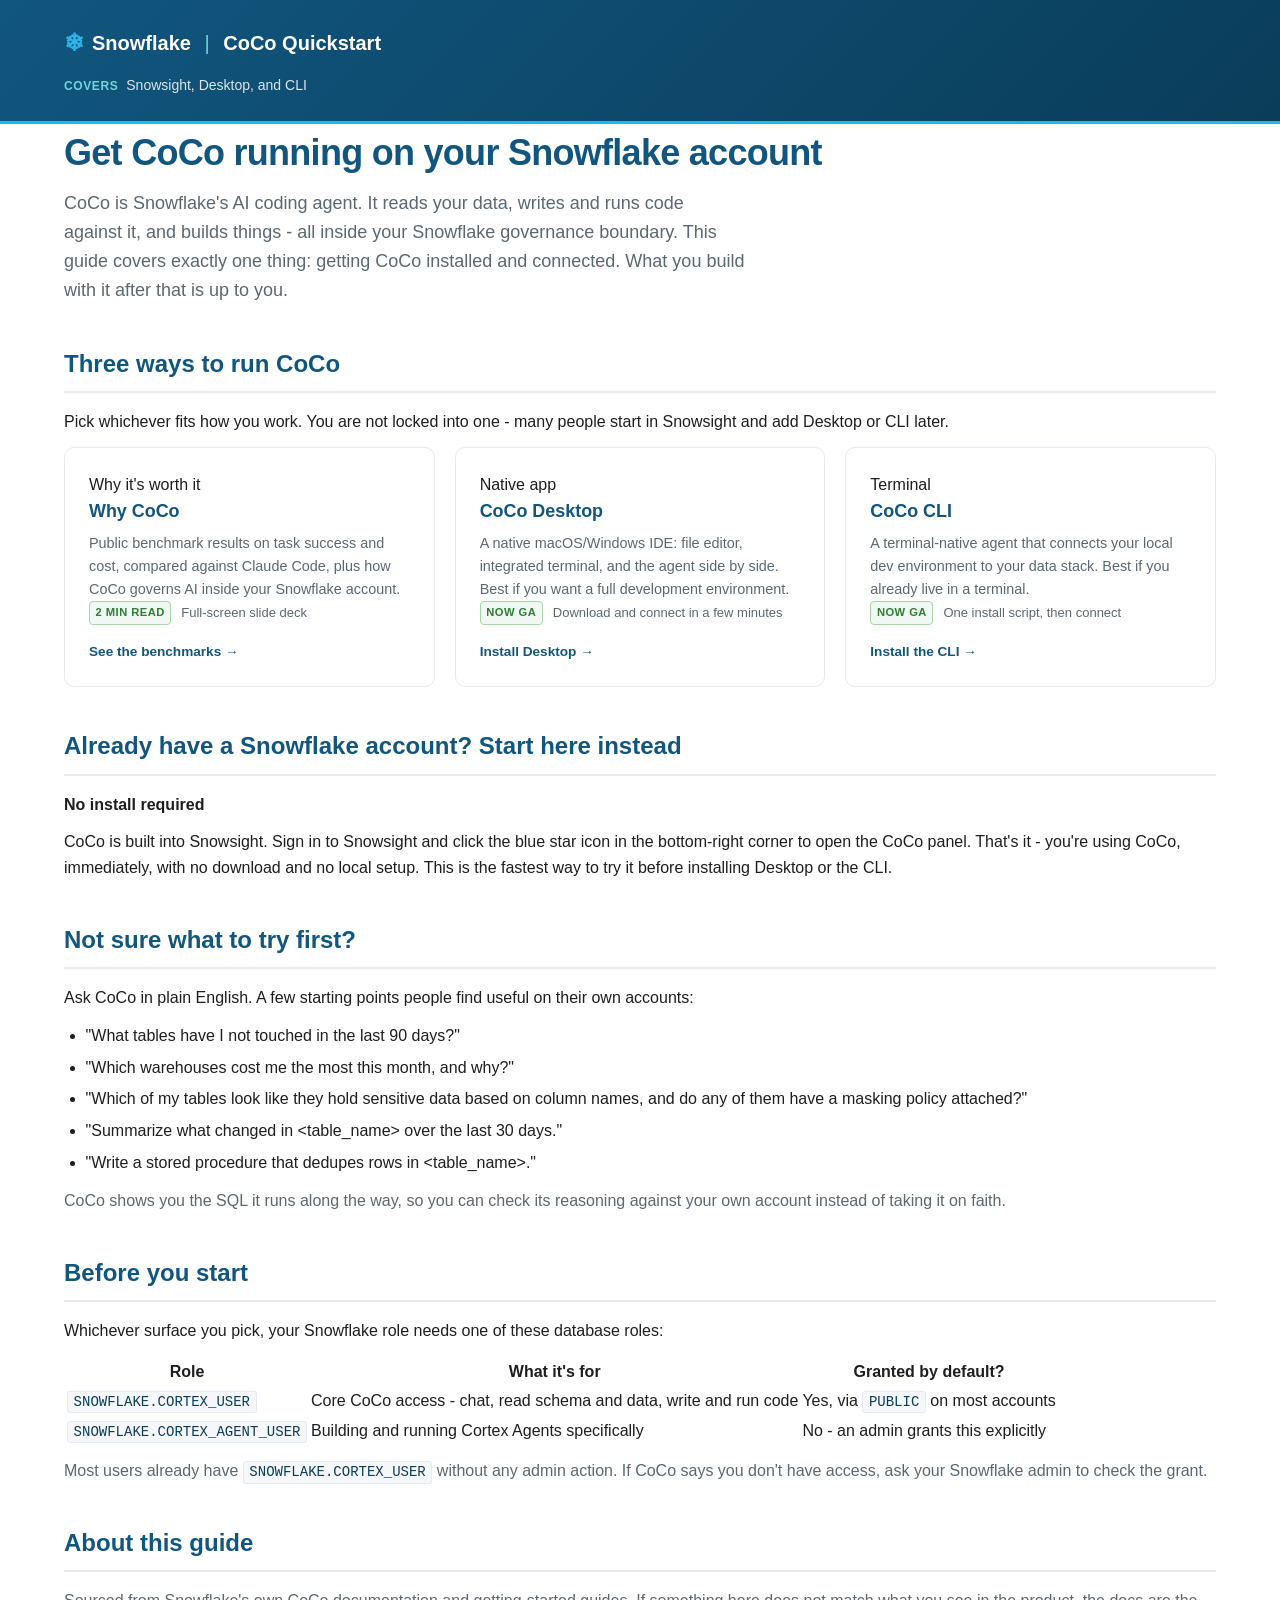
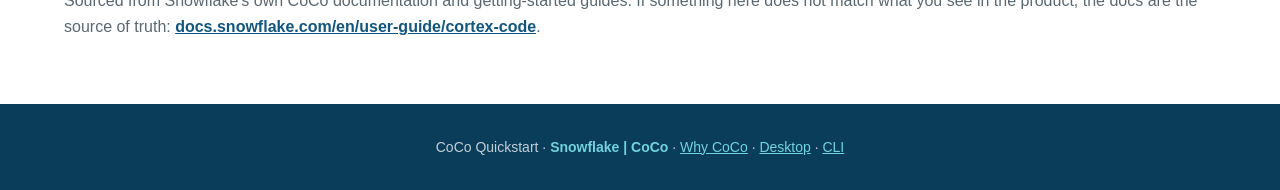
<file: presentations/index.html>
<!DOCTYPE html>
<html lang="en">
<head>
<meta charset="UTF-8" />
<meta name="viewport" content="width=device-width, initial-scale=1.0" />
<meta name="snowflake-source" content="cortex-agent-authored" />
<title>CoCo Quickstart</title>
<script type="application/json" id="snowflake-report-metadata">
{
  "generated": "2026-09-17",
  "intent": "CoCo Quickstart - public-facing hub for installing and connecting CoCo",
  "sections": [
    { "id": "surfaces", "title": "Three ways to run CoCo", "producerNotes": "Static content" },
    { "id": "prereqs", "title": "Before you start", "producerNotes": "Static content" }
  ]
}
</script>
<link rel="stylesheet" href="assets/base.css" />
</head>
<body>

<header class="site-header">
  <div class="container">
    <div class="brand">
      <span class="brand-mark">&#10052;</span>
      <span class="brand-text">Snowflake <span class="divider">|</span> CoCo Quickstart</span>
    </div>
    <div class="meta">
      <span><span class="meta-label">Covers</span>Snowsight, Desktop, and CLI</span>
    </div>
  </div>
</header>

<main class="container">
  <h1>Get CoCo running on your Snowflake account</h1>
  <p class="lead">CoCo is Snowflake's AI coding agent. It reads your data, writes and runs code against it, and builds things - all inside your Snowflake governance boundary. This guide covers exactly one thing: getting CoCo installed and connected. What you build with it after that is up to you.</p>

  <h2>Three ways to run CoCo</h2>
  <p>Pick whichever fits how you work. You are not locked into one - many people start in Snowsight and add Desktop or CLI later.</p>

  <div class="card-grid">
    <a class="card is-link" href="why-coco/index.html">
      <div class="card-eyebrow">Why it's worth it</div>
      <div class="card-title">Why CoCo</div>
      <div class="card-desc">Public benchmark results on task success and cost, compared against Claude Code, plus how CoCo governs AI inside your Snowflake account.</div>
      <div class="card-meta"><span class="tag tag-oob">2 min read</span><span>Full-screen slide deck</span></div>
      <div class="card-cta">See the benchmarks <span class="arrow">&rarr;</span></div>
    </a>
    <a class="card is-link" href="desktop/index.html">
      <div class="card-eyebrow">Native app</div>
      <div class="card-title">CoCo Desktop</div>
      <div class="card-desc">A native macOS/Windows IDE: file editor, integrated terminal, and the agent side by side. Best if you want a full development environment.</div>
      <div class="card-meta"><span class="tag tag-oob">Now GA</span><span>Download and connect in a few minutes</span></div>
      <div class="card-cta">Install Desktop <span class="arrow">&rarr;</span></div>
    </a>
    <a class="card is-link" href="cli/index.html">
      <div class="card-eyebrow">Terminal</div>
      <div class="card-title">CoCo CLI</div>
      <div class="card-desc">A terminal-native agent that connects your local dev environment to your data stack. Best if you already live in a terminal.</div>
      <div class="card-meta"><span class="tag tag-oob">Now GA</span><span>One install script, then connect</span></div>
      <div class="card-cta">Install the CLI <span class="arrow">&rarr;</span></div>
    </a>
  </div>

  <h2>Already have a Snowflake account? Start here instead</h2>
  <div class="callout callout-key">
    <h4>No install required</h4>
    <p>CoCo is built into Snowsight. Sign in to Snowsight and click the blue star icon in the bottom-right corner to open the CoCo panel. That's it - you're using CoCo, immediately, with no download and no local setup. This is the fastest way to try it before installing Desktop or the CLI.</p>
  </div>

  <h2>Not sure what to try first?</h2>
  <p>Ask CoCo in plain English. A few starting points people find useful on their own accounts:</p>
  <ul>
    <li>"What tables have I not touched in the last 90 days?"</li>
    <li>"Which warehouses cost me the most this month, and why?"</li>
    <li>"Which of my tables look like they hold sensitive data based on column names, and do any of them have a masking policy attached?"</li>
    <li>"Summarize what changed in &lt;table_name&gt; over the last 30 days."</li>
    <li>"Write a stored procedure that dedupes rows in &lt;table_name&gt;."</li>
  </ul>
  <p class="muted">CoCo shows you the SQL it runs along the way, so you can check its reasoning against your own account instead of taking it on faith.</p>

  <h2>Before you start</h2>
  <p>Whichever surface you pick, your Snowflake role needs one of these database roles:</p>
  <table class="data-table">
    <thead><tr><th>Role</th><th>What it's for</th><th>Granted by default?</th></tr></thead>
    <tbody>
      <tr><td><code>SNOWFLAKE.CORTEX_USER</code></td><td>Core CoCo access - chat, read schema and data, write and run code</td><td>Yes, via <code>PUBLIC</code> on most accounts</td></tr>
      <tr><td><code>SNOWFLAKE.CORTEX_AGENT_USER</code></td><td>Building and running Cortex Agents specifically</td><td>No - an admin grants this explicitly</td></tr>
    </tbody>
  </table>
  <p class="muted">Most users already have <code>SNOWFLAKE.CORTEX_USER</code> without any admin action. If CoCo says you don't have access, ask your Snowflake admin to check the grant.</p>

  <h2>About this guide</h2>
  <p class="muted">Sourced from Snowflake's own CoCo documentation and getting-started guides. If something here does not match what you see in the product, the docs are the source of truth: <a class="inline" href="https://docs.snowflake.com/en/user-guide/cortex-code/cortex-code">docs.snowflake.com/en/user-guide/cortex-code</a>.</p>

</main>

<footer class="site-footer">
  <div class="container">
    <p>CoCo Quickstart &middot; <strong>Snowflake | CoCo</strong> &middot; <a href="why-coco/index.html">Why CoCo</a> &middot; <a href="desktop/index.html">Desktop</a> &middot; <a href="cli/index.html">CLI</a></p>
  </div>
</footer>

</body>
</html>
</file>
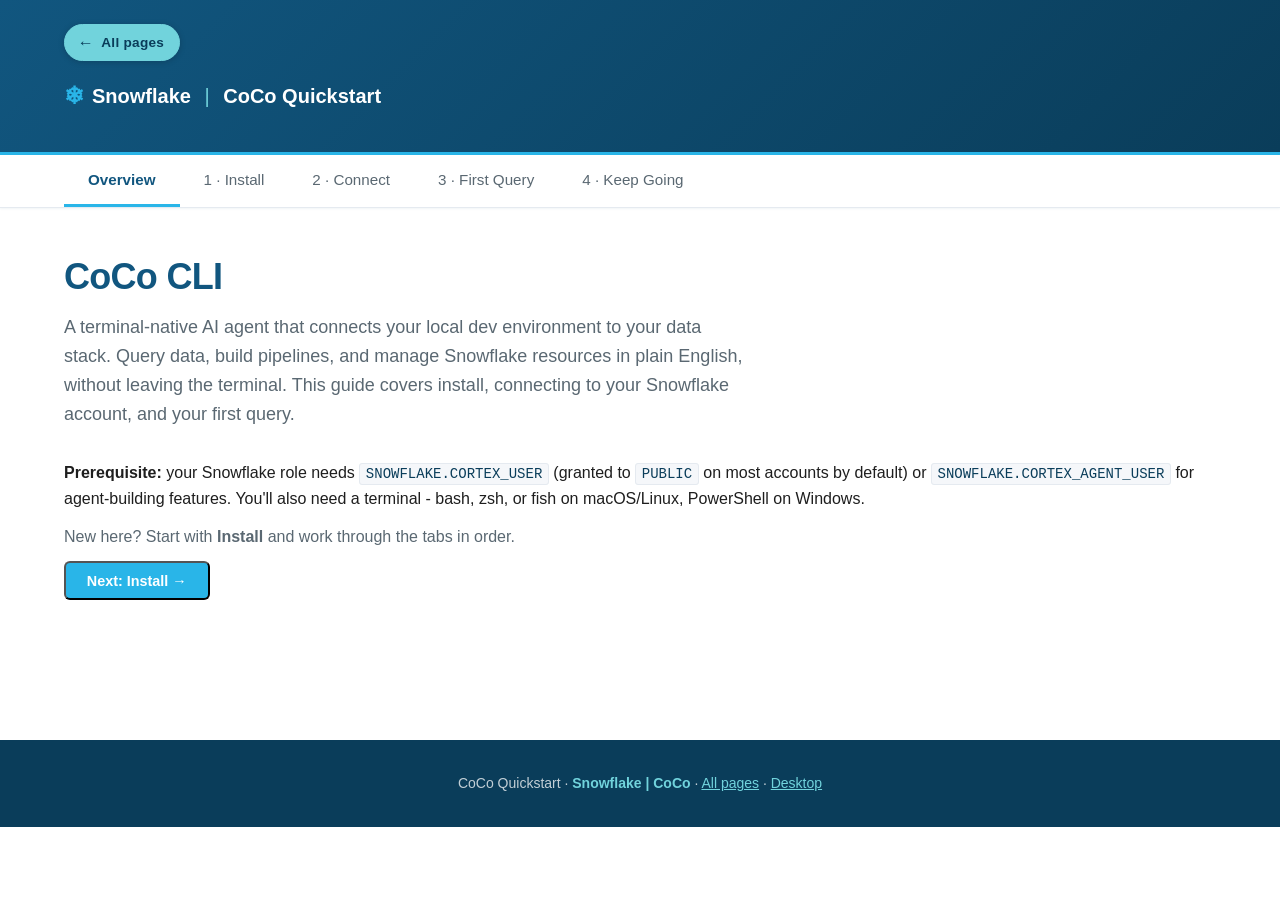
<file: presentations/cli/index.html>
<!DOCTYPE html>
<html lang="en">
<head>
<meta charset="UTF-8" />
<meta name="viewport" content="width=device-width, initial-scale=1.0" />
<meta name="snowflake-source" content="cortex-agent-authored" />
<title>CoCo CLI - Install and Connect</title>
<link rel="stylesheet" href="../assets/base.css" />
<link rel="stylesheet" href="../assets/doc.css" />
<link rel="stylesheet" href="../assets/coco-theme.css" />
</head>
<body>

<header class="site-header">
  <div class="container">
    <a class="home-link" href="../index.html"><span class="home-arrow" aria-hidden="true">&larr;</span> All pages</a>
    <div class="brand">
      <span class="brand-mark">&#10052;</span>
      <span class="brand-text">Snowflake <span class="divider">|</span> CoCo Quickstart</span>
    </div>
  </div>
</header>

<!-- Tab strip is generated by doc.js from the panels below. -->
<nav class="tab-nav" aria-label="Sections">
  <div class="container" id="tab-buttons"></div>
</nav>

<main class="container">
  <section class="tab-panel is-active" data-tab="overview" data-tab-label="Overview">
  <h1>CoCo CLI</h1>
  <p class="lead">A terminal-native AI agent that connects your local dev environment to your data stack. Query data, build pipelines, and manage Snowflake resources in plain English, without leaving the terminal. This guide covers install, connecting to your Snowflake account, and your first query.</p>

  <div class="note"><strong>Prerequisite:</strong> your Snowflake role needs <code>SNOWFLAKE.CORTEX_USER</code> (granted to <code>PUBLIC</code> on most accounts by default) or <code>SNOWFLAKE.CORTEX_AGENT_USER</code> for agent-building features. You'll also need a terminal - bash, zsh, or fish on macOS/Linux, PowerShell on Windows.</div>

  <p class="muted">New here? Start with <strong>Install</strong> and work through the tabs in order.</p>
  <p><button class="btn btn-primary" onclick="document.querySelector('[data-tab=install]').click()">Next: Install &rarr;</button></p>
  </section>

  <section class="tab-panel" data-tab="install" data-tab-label="1 &middot; Install">
  <div class="eyebrow">Step 1 of 4</div>
  <h1>Install</h1>
  <p class="lead">One script, no separate download page.</p>

  <h2>macOS / Linux / Windows (WSL)</h2>
  <pre><code>curl -LsS https://ai.snowflake.com/static/cc-scripts/install.sh | sh</code></pre>

  <h2>Windows (native, PowerShell)</h2>
  <pre><code>irm https://ai.snowflake.com/static/cc-scripts/install.ps1 | iex</code></pre>

  <p>When prompted to add <code>cortex</code> to your <code>PATH</code>, respond <strong>y</strong>. Open a new terminal window afterward so the updated <code>PATH</code> takes effect.</p>

  <div class="gate">
    <span class="gate-label">Gate - do not advance until</span>
    <p><code>cortex --version</code> returns a version number instead of "command not found."</p>
  </div>

  <p><button class="btn btn-primary" onclick="document.querySelector('[data-tab=connect]').click()">Next: Connect &rarr;</button></p>
  </section>

  <section class="tab-panel" data-tab="connect" data-tab-label="2 &middot; Connect">
  <div class="eyebrow">Step 2 of 4</div>
  <h1>Connect to Snowflake</h1>
  <p class="lead">Launch the CLI to start the setup wizard:</p>

  <pre><code>cortex</code></pre>

  <h2>Use an existing connection</h2>
  <p>If you already have connections defined in <code>~/.snowflake/connections.toml</code> (for example, from the Snowflake CLI), they appear in a list - select one and press Enter.</p>

  <h2>Or create a new one</h2>
  <p>Select <strong>More options</strong> and follow the prompts:</p>
  <ul>
    <li>Account identifier (for example <code>SFSENORTHAMERICA-XXXXX</code>)</li>
    <li>Username</li>
    <li>Authentication method</li>
  </ul>

  <div class="warn"><strong>If the connection fails:</strong> double-check the account identifier format and that your role has <code>SNOWFLAKE.CORTEX_USER</code> or <code>SNOWFLAKE.CORTEX_AGENT_USER</code>.</div>

  <div class="gate">
    <span class="gate-label">Gate - do not advance until</span>
    <p>The wizard confirms a successful connection and drops you into a CoCo session.</p>
  </div>

  <p><button class="btn btn-primary" onclick="document.querySelector('[data-tab=first-query]').click()">Next: First Query &rarr;</button></p>
  </section>

  <section class="tab-panel" data-tab="first-query" data-tab-label="3 &middot; First Query">
  <div class="eyebrow">Step 3 of 4</div>
  <h1>Run Your First Query</h1>
  <p class="lead">Ask something simple in plain English and confirm you get a real answer back from your own account.</p>

  <ul>
    <li>"What tables do I have access to?"</li>
    <li>"Show me the row count for my largest table."</li>
    <li>"Describe the schema of &lt;table_name&gt;."</li>
  </ul>

  <p>Behind the scenes, CoCo writes and runs the SQL for you and shows you what it ran - nothing happens silently.</p>

  <div class="gate">
    <span class="gate-label">Exit condition</span>
    <p>CoCo answered a question using your actual Snowflake data, and you saw the SQL it ran.</p>
  </div>

  <p><button class="btn btn-primary" onclick="document.querySelector('[data-tab=next]').click()">Next: Keep Going &rarr;</button></p>
  </section>

  <section class="tab-panel" data-tab="next" data-tab-label="4 &middot; Keep Going">
  <div class="eyebrow">Step 4 of 4</div>
  <h1>Keep Going</h1>
  <p class="lead">A few things worth knowing for day-to-day use.</p>

  <h2>Resume your last session</h2>
  <pre><code>cortex --continue</code></pre>
  <p>Jumps straight into your most recent session instead of starting fresh.</p>

  <h2>Branch a session</h2>
  <p>Starting a new session from the current point creates a branch, so you can try something different without losing where you were.</p>

  <h2>Model access</h2>
  <p>CoCo uses whichever Cortex models your role has access to - Claude, OpenAI GPT, Gemini, and Grok models among others. New models are added as they're released.</p>

  <h2>Connect your other tools</h2>
  <p>CoCo CLI connects to external tools through the Model Context Protocol (MCP), the same mechanism CoCo Desktop uses for Google Workspace, Jira, GitHub, and more.</p>

  <h2>Learn more</h2>
  <p>
    <a href="https://docs.snowflake.com/en/user-guide/cortex-code/cortex-code-cli">CoCo CLI documentation &rarr;</a>
    &nbsp;&nbsp;
    <a href="../desktop/index.html">Want the full IDE instead? &rarr;</a>
  </p>
  </section>
</main>

<footer class="site-footer">
  <div class="container">
    <p>CoCo Quickstart &middot; <strong>Snowflake | CoCo</strong> &middot; <a href="../index.html">All pages</a> &middot; <a href="../desktop/index.html">Desktop</a></p>
  </div>
</footer>

<script src="../assets/doc.js"></script>

</body>
</html>
</file>
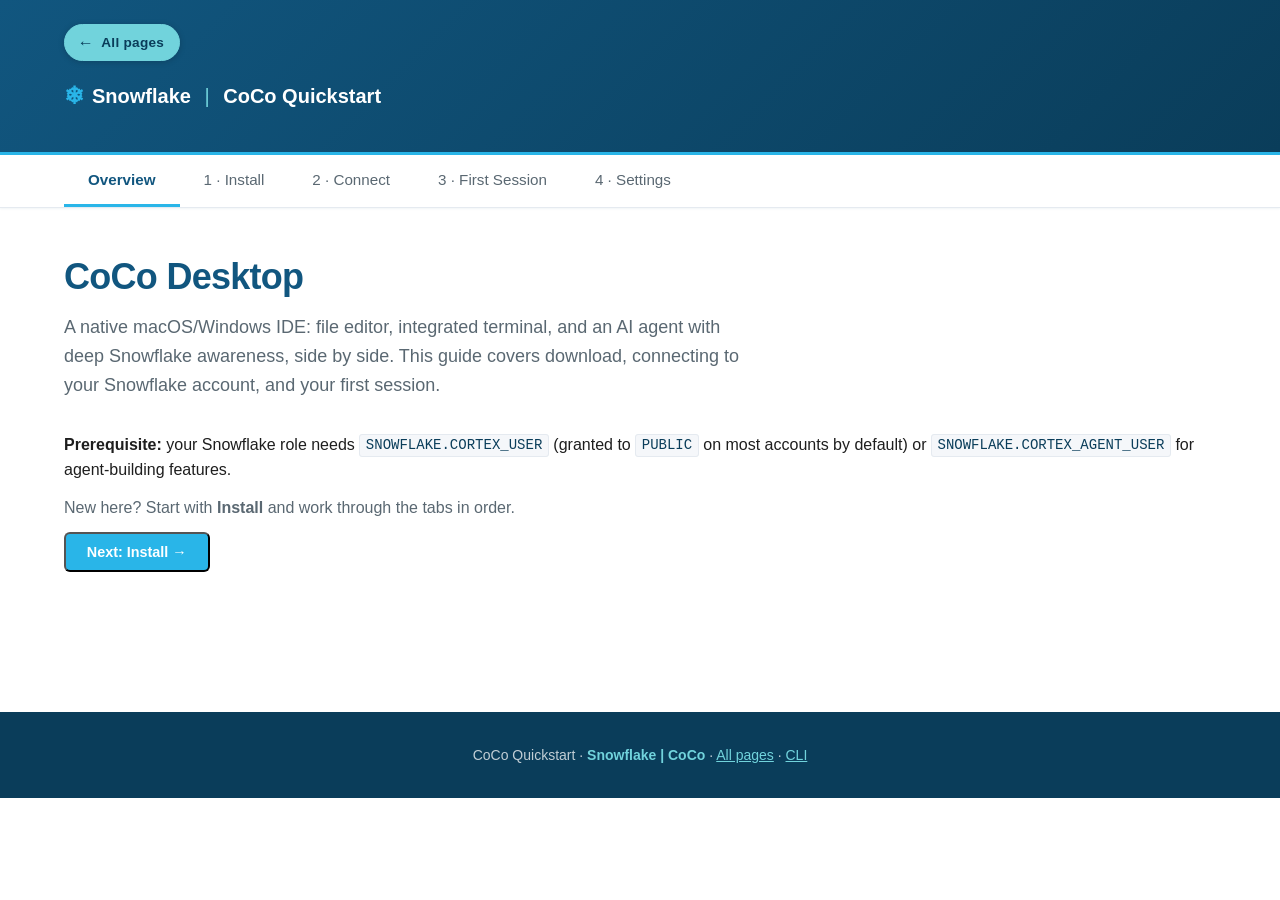
<file: presentations/desktop/index.html>
<!DOCTYPE html>
<html lang="en">
<head>
<meta charset="UTF-8" />
<meta name="viewport" content="width=device-width, initial-scale=1.0" />
<meta name="snowflake-source" content="cortex-agent-authored" />
<title>CoCo Desktop - Install and Connect</title>
<link rel="stylesheet" href="../assets/base.css" />
<link rel="stylesheet" href="../assets/doc.css" />
<link rel="stylesheet" href="../assets/coco-theme.css" />
</head>
<body>

<header class="site-header">
  <div class="container">
    <a class="home-link" href="../index.html"><span class="home-arrow" aria-hidden="true">&larr;</span> All pages</a>
    <div class="brand">
      <span class="brand-mark">&#10052;</span>
      <span class="brand-text">Snowflake <span class="divider">|</span> CoCo Quickstart</span>
    </div>
  </div>
</header>

<!-- Tab strip is generated by doc.js from the panels below. -->
<nav class="tab-nav" aria-label="Sections">
  <div class="container" id="tab-buttons"></div>
</nav>

<main class="container">
  <section class="tab-panel is-active" data-tab="overview" data-tab-label="Overview">
  <h1>CoCo Desktop</h1>
  <p class="lead">A native macOS/Windows IDE: file editor, integrated terminal, and an AI agent with deep Snowflake awareness, side by side. This guide covers download, connecting to your Snowflake account, and your first session.</p>

  <div class="note"><strong>Prerequisite:</strong> your Snowflake role needs <code>SNOWFLAKE.CORTEX_USER</code> (granted to <code>PUBLIC</code> on most accounts by default) or <code>SNOWFLAKE.CORTEX_AGENT_USER</code> for agent-building features.</div>

  <p class="muted">New here? Start with <strong>Install</strong> and work through the tabs in order.</p>
  <p><button class="btn btn-primary" onclick="document.querySelector('[data-tab=install]').click()">Next: Install &rarr;</button></p>
  </section>

  <section class="tab-panel" data-tab="install" data-tab-label="1 &middot; Install">
  <div class="eyebrow">Step 1 of 4</div>
  <h1>Download and Install</h1>
  <p class="lead">CoCo Desktop is GA for macOS and Windows. Pick the build that matches your machine.</p>

  <h2>macOS</h2>
  <table class="data-table">
    <thead><tr><th>Build</th><th>Use for</th></tr></thead>
    <tbody>
      <tr><td><a href="https://sfc-repo.snowflakecomputing.com/coco-desktop/downloads/latest/Cortex-Code-darwin-arm64.dmg">Apple silicon (.dmg)</a></td><td>Newer Macs (M1 and later)</td></tr>
      <tr><td><a href="https://sfc-repo.snowflakecomputing.com/coco-desktop/downloads/latest/Cortex-Code-darwin-x64.dmg">Intel (.dmg)</a></td><td>Older Macs</td></tr>
    </tbody>
  </table>

  <h2>Windows</h2>
  <table class="data-table">
    <thead><tr><th>Build</th><th>Use for</th></tr></thead>
    <tbody>
      <tr><td><a href="https://sfc-repo.snowflakecomputing.com/coco-desktop/downloads/latest/Cortex-Code-win32-x64-user-setup.exe">Intel/AMD, user install</a></td><td>Most Windows PCs, no admin rights needed</td></tr>
      <tr><td><a href="https://sfc-repo.snowflakecomputing.com/coco-desktop/downloads/latest/Cortex-Code-win32-x64-system-setup.exe">Intel/AMD, system install</a></td><td>Most Windows PCs, shared machine install</td></tr>
      <tr><td><a href="https://sfc-repo.snowflakecomputing.com/coco-desktop/downloads/latest/Cortex-Code-win32-arm64-user-setup.exe">ARM, user install</a></td><td>Surface Pro X and similar devices</td></tr>
      <tr><td><a href="https://sfc-repo.snowflakecomputing.com/coco-desktop/downloads/latest/Cortex-Code-win32-arm64-system-setup.exe">ARM, system install</a></td><td>Surface Pro X and similar devices</td></tr>
    </tbody>
  </table>

  <div class="gate">
    <span class="gate-label">Gate - do not advance until</span>
    <p>The installer has finished and CoCo Desktop opens to the welcome screen.</p>
  </div>

  <p><button class="btn btn-primary" onclick="document.querySelector('[data-tab=connect]').click()">Next: Connect &rarr;</button></p>
  </section>

  <section class="tab-panel" data-tab="connect" data-tab-label="2 &middot; Connect">
  <div class="eyebrow">Step 2 of 4</div>
  <h1>Connect to Snowflake</h1>
  <p class="lead">On first launch, CoCo Desktop walks you through a four-step setup flow: welcome, connect, mode, theme.</p>

  <h2>Connect step</h2>
  <ul>
    <li>If you already have a <code>~/.snowflake/connections.toml</code> file (for example, from the CLI), your existing connections appear automatically - just select one</li>
    <li>Otherwise, select authentication method <strong>"Sign in with SSO"</strong> and authenticate through your organization's identity provider - CoCo establishes a secure connection automatically, no manual config file editing required</li>
  </ul>

  <div class="note"><strong>Mode step:</strong> next you'll choose a default warehouse for new sessions. CoCo saves this to your Snowflake user (<code>ALTER USER SET DEFAULT_WAREHOUSE</code>) and to your local <code>connections.toml</code>, so you don't set it again each session.</div>

  <h2>Confirm the connection</h2>
  <p>Once you're in the app, your active connection name appears in the top navigation bar. A green status dot next to it confirms you're connected.</p>

  <div class="warn"><strong>If the connection failed:</strong> click the connection name, select <strong>Manage Snowflake Connections</strong>, and verify your account identifier and authentication method.</div>

  <div class="gate">
    <span class="gate-label">Gate - do not advance until</span>
    <p>The connection name in the top navigation bar shows a green status dot.</p>
  </div>

  <p><button class="btn btn-primary" onclick="document.querySelector('[data-tab=first-session]').click()">Next: First Session &rarr;</button></p>
  </section>

  <section class="tab-panel" data-tab="first-session" data-tab-label="3 &middot; First Session">
  <div class="eyebrow">Step 3 of 4</div>
  <h1>Your First Session</h1>
  <p class="lead">CoCo Desktop has two modes. Which one you use depends on how you want to work.</p>

  <table class="data-table">
    <thead><tr><th>Mode</th><th>Layout</th><th>Best for</th></tr></thead>
    <tbody>
      <tr><td><strong>Agent Mode</strong></td><td>Chat-first. Three regions in the window, agent front and center.</td><td>Letting the agent drive multi-step tasks across projects</td></tr>
      <tr><td><strong>Editor Mode</strong></td><td>Standard file editor layout with the agent in a side panel.</td><td>Writing and reviewing code yourself, with the agent alongside</td></tr>
    </tbody>
  </table>

  <h2>Try it</h2>
  <ul>
    <li>Use the chat input at the bottom: type a message in plain English</li>
    <li>Type <code>/</code> to invoke a skill (for example <code>/semantic-view</code>)</li>
    <li>Type <code>@</code> to attach a file or paste its contents into context</li>
  </ul>
  <p>Ask something simple first: "What tables do I have access to?" or "Show me the row count for my largest table." Confirm you get a real answer back from your own account before doing anything more involved.</p>

  <div class="gate">
    <span class="gate-label">Exit condition</span>
    <p>CoCo answered a question using your actual Snowflake data.</p>
  </div>

  <p><button class="btn btn-primary" onclick="document.querySelector('[data-tab=next]').click()">Next: Settings &rarr;</button></p>
  </section>

  <section class="tab-panel" data-tab="next" data-tab-label="4 &middot; Settings">
  <div class="eyebrow">Step 4 of 4</div>
  <h1>Modes and Settings</h1>
  <p class="lead">A few things worth knowing once you're connected.</p>

  <h2>Connect your other tools</h2>
  <p>CoCo Desktop supports MCP (Model Context Protocol) servers for connecting to tools like Google Workspace, Jira, GitHub, and more. Configure them in <strong>Agent settings &rsaquo; MCP Servers</strong>, or ask your Snowflake admin to enable account-level connectors.</p>

  <h2>Cost controls</h2>
  <p>An account admin can set <code>CORTEX_CODE_DESKTOP_DAILY_EST_CREDIT_LIMIT_PER_USER</code> to control spend, including setting it to 0 to block access by default and allowlisting individual users.</p>

  <h2>Model access</h2>
  <p>CoCo uses whichever Cortex models your role has access to. Use the model picker in the chat input to see or switch models. If a model isn't available in your region, an <code>ACCOUNTADMIN</code> can enable cross-region inference.</p>

  <h2>Working offline</h2>
  <p>CoCo Desktop runs locally on your machine. If you close the app or shut down, active sessions pause - reopen the app to resume them.</p>

  <h2>Learn more</h2>
  <p>
    <a href="https://docs.snowflake.com/en/user-guide/cortex-code/cortex-code-desktop">CoCo Desktop documentation &rarr;</a>
    &nbsp;&nbsp;
    <a href="../cli/index.html">Also want the CLI? &rarr;</a>
  </p>
  </section>
</main>

<footer class="site-footer">
  <div class="container">
    <p>CoCo Quickstart &middot; <strong>Snowflake | CoCo</strong> &middot; <a href="../index.html">All pages</a> &middot; <a href="../cli/index.html">CLI</a></p>
  </div>
</footer>

<script src="../assets/doc.js"></script>

</body>
</html>
</file>
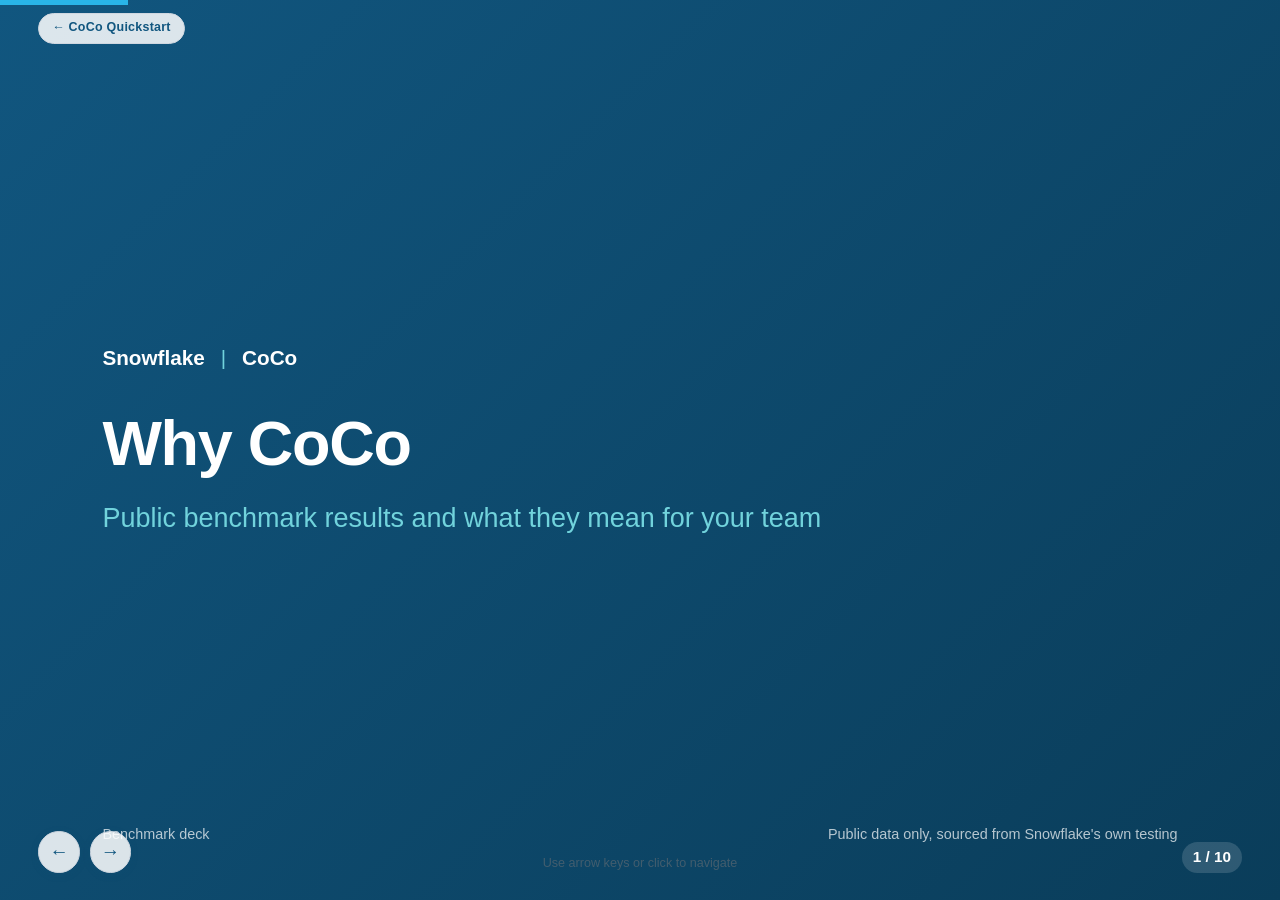
<file: presentations/why-coco/index.html>
<!DOCTYPE html>
<html lang="en">
<head>
<meta charset="UTF-8" />
<meta name="viewport" content="width=device-width, initial-scale=1.0" />
<meta name="snowflake-source" content="cortex-agent-authored" />
<title>Why CoCo</title>
<script type="application/json" id="snowflake-report-metadata">
{
  "generated": "2026-09-17",
  "intent": "Why CoCo - public-facing benchmark deck on time and cost savings",
  "sections": [
    { "id": "benchmarks", "title": "Public benchmark results", "producerNotes": "Snowflake internal benchmarking, cleared for public use" },
    { "id": "internal-testing", "title": "Internal workflow testing", "producerNotes": "Internal results only, disclaimed on-slide as not publicly validated" }
  ]
}
</script>
<link rel="stylesheet" href="../assets/base.css" />
<link rel="stylesheet" href="../assets/deck.css" />
<link rel="stylesheet" href="../assets/coco-theme.css" />
</head>
<body>

<a class="deck-home" href="../index.html">&larr; CoCo Quickstart</a>
<div class="progress" id="progress"></div>

<div class="deck" id="deck">

  <section class="slide hero active">
    <div class="title-brand"><span>Snowflake</span><span class="divider">|</span><span>CoCo</span></div>
    <h1>Why CoCo</h1>
    <div class="title-sub">Public benchmark results and what they mean for your team</div>
    <div class="title-foot"><span>Benchmark deck</span><span>Public data only, sourced from Snowflake's own testing</span></div>
  </section>

  <section class="slide hero">
    <div class="eyebrow">The bottom line</div>
    <h2>&ldquo;Govern AI at scale with Snowflake CoCo.&rdquo;</h2>
    <p class="lead">CoCo is built to run inside your Snowflake account, not alongside it, so governance and cost control come standard rather than bolted on afterward.</p>
  </section>

  <section class="slide">
    <div class="eyebrow">Public benchmark &middot; SQL fixing</div>
    <h2>Higher success, lower cost, on SQL-fixing tasks</h2>
    <div class="pcard-grid">
      <div class="pcard"><div class="ind">CoCo</div><div class="out">86% Pass&sup3; success rate</div></div>
      <div class="pcard"><div class="ind">Claude Code</div><div class="out">72% Pass&sup3; success rate</div></div>
    </div>
    <p class="kicker">Cost per trial: $0.446 &rarr; $0.298, a 33% reduction. &ldquo;CoCo on Sonnet 5 outperformed Claude Code on Opus 5 on SQL-fixing tasks, while cost per trial fell 33%.&rdquo;</p>
    <p class="disclaimer">Pass&sup3; measures success across three repeated trials. Source: Snowflake internal benchmarking.</p>
  </section>

  <section class="slide">
    <div class="eyebrow">Public benchmark &middot; broader workloads</div>
    <h2>The advantage holds across broader Snowflake workloads</h2>
    <div class="pcard-grid">
      <div class="pcard"><div class="ind">CoCo</div><div class="out">60% Pass&sup3; success rate</div></div>
      <div class="pcard"><div class="ind">Claude Code</div><div class="out">58% Pass&sup3; success rate</div></div>
    </div>
    <p class="kicker">Cost per trial: $0.821 &rarr; $0.451, a 45% reduction. &ldquo;CoCo on Sonnet 5 matched the reliability of Claude Code on Opus 5 on broader Snowflake workloads, at 45% lower cost per trial.&rdquo;</p>
    <p class="disclaimer">Source: Snowflake internal benchmarking.</p>
  </section>

  <section class="slide">
    <div class="eyebrow">Matched-model comparison</div>
    <h2>Same underlying model, more reliable results</h2>
    <p class="lead">Holding the model constant and swapping only the agent, CoCo improved repeatable task success over Claude Code:</p>
    <div class="statrow">
      <div class="bigstat">+10<span class="unit">pp</span></div>
      <div class="statcopy"><h2 style="margin-top:0">on Opus 5</h2></div>
    </div>
    <div class="statrow">
      <div class="bigstat">+12<span class="unit">pp</span></div>
      <div class="statcopy"><h2 style="margin-top:0">on Sonnet 5</h2></div>
    </div>
  </section>

  <section class="slide">
    <div class="eyebrow">Context efficiency</div>
    <h2>Less wasted context, per task</h2>
    <div class="statrow">
      <div class="bigstat">~79,000</div>
      <div class="statcopy"><p class="lead">fewer idle schema and skill context tokens per task, in Snowflake's internal usage data.</p></div>
    </div>
    <p class="disclaimer">Results vary by setup. Source: Snowflake internal usage data.</p>
  </section>

  <section class="slide hero">
    <div class="eyebrow">Built for governance</div>
    <h2>Governance and cost control, by default</h2>
    <div class="pcard-grid">
      <div class="pcard"><div class="ind">Security</div><div class="out">&ldquo;Inference runs within the Snowflake security perimeter.&rdquo;</div></div>
      <div class="pcard"><div class="ind">Context</div><div class="out">&ldquo;CoCo can read your schemas, tables, warehouse configuration, and query history from the first prompt.&rdquo;</div></div>
      <div class="pcard"><div class="ind">Cost control</div><div class="out">Admins can set daily and monthly per-user AI credit limits across CoCo in Snowsight, the CLI, and Desktop.</div></div>
    </div>
  </section>

  <section class="slide">
    <div class="eyebrow">Internal workflow testing</div>
    <h2>Fewer steps, less time, on real data-engineering tasks</h2>
    <div class="pillars cols-3">
      <div class="pillar"><div class="pnum">8 vs 20</div><h3>Agent steps</h3><p>CoCo vs Claude Code + MCP, on the same task</p></div>
      <div class="pillar"><div class="pnum">~12,000</div><h3>Fewer tokens</h3><p>per task</p></div>
      <div class="pillar"><div class="pnum">~30&ndash;90s</div><h3>Time saved</h3><p>per task, and about 60% fewer agent steps overall</p></div>
    </div>
    <p class="disclaimer">These are internal benchmark results, not publicly validated customer outcomes.</p>
  </section>

  <section class="slide hero">
    <div class="eyebrow">In summary</div>
    <h2>&ldquo;In Snowflake's benchmark, CoCo delivered comparable or better repeatable task success than Claude Code while reducing cost per completed trial by 33% to 45%. Internal workflow testing also showed fewer agent steps and meaningful time savings on Snowflake data-engineering tasks.&rdquo;</h2>
  </section>

  <section class="slide hero">
    <h2>See it yourself</h2>
    <p class="lead">The fastest way to know if this holds for your workloads is to run it.</p>
    <div class="ruling-cta">
      <a class="btn btn-primary" href="../desktop/index.html">Install Desktop</a>
      &nbsp;
      <a class="btn btn-outline" href="../cli/index.html">Install the CLI</a>
    </div>
  </section>

</div>

<div class="counter" id="counter"></div>
<div class="navbtns">
  <button class="navbtn" id="prevBtn" aria-label="Previous slide">&larr;</button>
  <button class="navbtn" id="nextBtn" aria-label="Next slide">&rarr;</button>
</div>
<div class="hint-help">Use arrow keys or click to navigate</div>

<script src="../assets/deck.js"></script>
</body>
</html>
</file>
<file: presentations/assets/base.css>
/* ==========================================================================
   base.css — design tokens and shared primitives
   Snowflake palette, reset, typography, site chrome, status tags.
   Every page loads this first.
   ========================================================================== */

:root {
  --sf-blue: #29B5E8;
  --sf-blue-deep: #11567F;
  --sf-blue-darker: #0A3D5A;
  --sf-cyan: #71D3DC;
  --sf-blue-pale: #E8F6FC;
  --bg: #FFFFFF;
  --bg-alt: #F7F9FB;
  --bg-code: #F5F7FA;
  --text: #1E1E1E;
  --text-muted: #5A6872;
  --border: #E5EAF0;
  --border-strong: #CFD7E0;
  --success: #2E7D32;
  --warning: #E65100;
  --warning-pale: #FFF7ED;
  --error: #C62828;
  --radius: 6px;
  --radius-lg: 10px;
  --shadow-sm: 0 1px 2px rgba(17, 86, 127, 0.06);
  --shadow-md: 0 4px 12px rgba(17, 86, 127, 0.08);
  --font-sans: -apple-system, BlinkMacSystemFont, "Segoe UI", Roboto, Helvetica, Arial, sans-serif;
  --font-mono: "SF Mono", Menlo, Consolas, "Courier New", monospace;
}

/* --- reset ---------------------------------------------------------------- */

* { box-sizing: border-box; }
html { scroll-behavior: smooth; -webkit-text-size-adjust: 100%; }
body {
  margin: 0;
  font-family: var(--font-sans);
  font-size: 16px;
  line-height: 1.6;
  color: var(--text);
  background: var(--bg);
  -webkit-font-smoothing: antialiased;
}

/* --- layout -------------------------------------------------------------- */

.container { max-width: 1200px; margin: 0 auto; padding: 0 1.5rem; }

/* --- typography ---------------------------------------------------------- */

h1 { font-size: 2.25rem; font-weight: 700; color: var(--sf-blue-deep); margin: 0 0 0.5rem; letter-spacing: -0.02em; }
h2 { font-size: 1.5rem; font-weight: 600; color: var(--sf-blue-deep); margin: 2.5rem 0 1rem; padding-bottom: 0.5rem; border-bottom: 2px solid var(--border); }
h3 { font-size: 1.15rem; font-weight: 600; color: var(--text); margin: 1.75rem 0 0.75rem; }
h4 { font-size: 1rem; font-weight: 600; margin: 1rem 0 0.5rem; color: var(--text); }
h2 .tag, h3 .tag, h4 .tag { margin-left: 0.5rem; }
.lead { font-size: 1.125rem; color: var(--text-muted); margin: 0 0 2rem; max-width: 68ch; }
p { margin: 0.75rem 0; }
ul, ol { margin: 0.75rem 0; padding-left: 1.35rem; }
li { margin-bottom: 0.4rem; }
code { font-family: var(--font-mono); font-size: 0.875em; background: var(--bg-code); padding: 0.15em 0.4em; border-radius: 3px; color: var(--sf-blue-darker); border: 1px solid var(--border); }
.muted { color: var(--text-muted); }

/* --- site chrome --------------------------------------------------------- */

.site-header {
  background: linear-gradient(135deg, var(--sf-blue-deep) 0%, var(--sf-blue-darker) 100%);
  color: white;
  padding: 1.5rem 0;
  border-bottom: 3px solid var(--sf-blue);
}
/* Back link to the site index. Sits above the brand on every doc page.
   Solid cyan chip so it reads clearly against the dark header gradient. */
.home-link {
  display: inline-flex;
  align-items: center;
  gap: 0.45rem;
  margin-bottom: 1rem;
  padding: 0.42rem 0.95rem 0.42rem 0.8rem;
  border: 1px solid var(--sf-cyan);
  border-radius: 999px;
  background: var(--sf-cyan);
  color: var(--sf-blue-darker);
  font-size: 0.85rem;
  font-weight: 700;
  letter-spacing: 0.02em;
  text-decoration: none;
  box-shadow: 0 1px 6px rgba(0, 0, 0, 0.18);
  transition: background 0.15s ease, box-shadow 0.15s ease, transform 0.15s ease;
}
.home-link:hover {
  background: #fff;
  border-color: #fff;
  color: var(--sf-blue-darker);
  box-shadow: 0 2px 10px rgba(0, 0, 0, 0.26);
}
.home-link:focus-visible { outline: 3px solid #fff; outline-offset: 2px; }
.home-link .home-arrow { font-size: 1rem; line-height: 1; transition: transform 0.15s ease; }
.home-link:hover .home-arrow { transform: translateX(-3px); }

.brand { display: flex; align-items: center; gap: 0.5rem; font-size: 1.25rem; font-weight: 600; margin-bottom: 0.75rem; }
.brand-mark { font-size: 1.5rem; color: var(--sf-blue); }
.brand-text .divider { color: var(--sf-cyan); margin: 0 0.5rem; font-weight: 300; }
.meta { display: flex; flex-wrap: wrap; gap: 0.25rem 2rem; font-size: 0.875rem; color: rgba(255, 255, 255, 0.85); }
.meta-label { color: var(--sf-cyan); font-weight: 600; margin-right: 0.5rem; text-transform: uppercase; font-size: 0.75rem; letter-spacing: 0.05em; }

.site-footer { background: var(--sf-blue-darker); color: rgba(255, 255, 255, 0.75); padding: 1.25rem 0; margin-top: 4rem; font-size: 0.875rem; text-align: center; }
.site-footer strong { color: var(--sf-cyan); }
.site-footer a { color: var(--sf-cyan); }

/* --- status tags ---------------------------------------------------------
   Label any capability that is not generally available with its real status.
   ------------------------------------------------------------------------- */

.tag { display: inline-block; font-size: 0.7rem; font-weight: 700; padding: 0.15em 0.5em; border-radius: 4px; text-transform: uppercase; letter-spacing: 0.04em; vertical-align: middle; }
.tag-new { background: var(--sf-blue-pale); color: var(--sf-blue-deep); border: 1px solid var(--sf-blue); }
.tag-oob { background: #F1F8F4; color: var(--success); border: 1px solid #A5D6A7; }
.tag-custom { background: #FFF7ED; color: var(--warning); border: 1px solid #FBBF24; }
.tag-confirm { background: #FEF2F2; color: var(--error); border: 1px solid #FCA5A5; }
.tag-soon { background: #EEF1F4; color: #5A6872; border: 1px solid var(--border-strong); }
.tag-research { background: #F3E8FF; color: #6B21A8; border: 1px solid #D8B4FE; }

/* --- cards ---------------------------------------------------------------
   Shared card grid used by the landing page and by doc hub pages.
   Two content styles are supported: `h2` + `p` (landing), or
   `.card-title` + `.card-desc` (deck hubs).
   ------------------------------------------------------------------------- */

.card-grid { display: grid; grid-template-columns: repeat(auto-fill, minmax(320px, 1fr)); gap: 20px; }
.card-grid.cols-2 { grid-template-columns: repeat(2, 1fr); }

.card {
  display: flex;
  flex-direction: column;
  background: var(--bg);
  border: 1px solid var(--border);
  border-radius: var(--radius-lg);
  padding: 24px;
  text-decoration: none;
  color: inherit;
  transition: border-color 0.15s ease, box-shadow 0.15s ease, transform 0.15s ease;
}
.card:hover {
  border-color: var(--sf-blue);
  box-shadow: var(--shadow-md);
  transform: translateY(-2px);
}
.card-icon {
  width: 40px;
  height: 40px;
  border-radius: 9px;
  background: var(--sf-blue-pale);
  display: flex;
  align-items: center;
  justify-content: center;
  margin-bottom: 16px;
}
.card h2 {
  margin: 0 0 8px;
  padding: 0;
  border: none;
  font-size: 1.125rem;
  font-weight: 640;
  letter-spacing: -0.01em;
  color: var(--sf-blue-deep);
}
.card p { margin: 0 0 18px; font-size: 0.9375rem; color: var(--text-muted); }
.card-title { font-size: 1.12rem; font-weight: 700; color: var(--sf-blue-deep); margin-bottom: 0.4rem; }
.card-desc { font-size: 0.9rem; color: var(--text-muted); flex-grow: 1; }
.card-meta {
  margin-top: auto;
  display: flex;
  align-items: center;
  gap: 10px;
  flex-wrap: wrap;
  font-size: 0.8125rem;
  color: var(--text-muted);
}
.card-cta { margin-top: 1rem; font-size: 0.85rem; font-weight: 600; color: var(--sf-blue-deep); }
.card-cta span { transition: margin-left 0.15s ease; margin-left: 4px; }
.card:hover .card-cta span { margin-left: 8px; }
.card-cta .arrow { display: inline-block; margin-left: 0; transition: transform 0.15s ease; }
.card:hover .card-cta .arrow { transform: translateX(4px); }
.card.is-link:hover { transform: translateY(-3px); box-shadow: var(--shadow-md); border-left-color: var(--sf-blue-deep); }

/* --- inline emphasis link ------------------------------------------------ */

a.inline { color: var(--sf-blue-deep); font-weight: 600; }

/* --- responsive ---------------------------------------------------------- */

@media (max-width: 900px) { h1 { font-size: 1.75rem; } }
@media (max-width: 720px) { .card-grid.cols-2 { grid-template-columns: 1fr; } }
@media (max-width: 600px) { .container { padding: 0 1rem; } }
@media print { body { font-size: 12px; } .home-link { display: none; } }
</file>
<file: presentations/assets/doc.css>
/* ==========================================================================
   doc.css — components for tabbed documentation pages
   Tab and subtab navigation, the cross-section bar, data tables, callouts,
   metric tiles, legends, learn-more link rails, print rules.
   Load after base.css. Pair with doc.js for the tab behavior.
   ========================================================================== */

/* --- sticky bar offset ---------------------------------------------------
   A multi-part document puts a .section-bar above the tab strip, and both
   are sticky, so the strip has to clear the bar or the two overlap. Docs
   with a bar opt in with class="has-section-bar" on <body>; every other
   page keeps the default 0px and needs no change.
   ------------------------------------------------------------------------- */

:root { --section-bar-h: 0px; }
body.has-section-bar { --section-bar-h: 49px; }

/* --- primary tabs --------------------------------------------------------
   The nav container is populated by doc.js from the panels' data attributes.
   ------------------------------------------------------------------------- */

.tab-nav { position: sticky; top: var(--section-bar-h); background: var(--bg); border-bottom: 1px solid var(--border); z-index: 100; box-shadow: var(--shadow-sm); }
.tab-nav .container { display: flex; gap: 0; overflow-x: auto; -webkit-overflow-scrolling: touch; scrollbar-width: thin; scrollbar-color: var(--border-strong) transparent; }
.tab-nav .container::-webkit-scrollbar { height: 5px; }
.tab-nav .container::-webkit-scrollbar-track { background: transparent; }
.tab-nav .container::-webkit-scrollbar-thumb { background: var(--border-strong); border-radius: 999px; }
.tab-nav .container:hover::-webkit-scrollbar-thumb { background: var(--sf-blue); }

.tab-btn { background: transparent; border: none; padding: 1rem 1.5rem; font-family: inherit; font-size: 0.95rem; font-weight: 500; color: var(--text-muted); cursor: pointer; border-bottom: 3px solid transparent; transition: all 0.15s ease; white-space: nowrap; }
.tab-btn:hover { color: var(--sf-blue-deep); background: var(--bg-alt); }
.tab-btn.is-active { color: var(--sf-blue-deep); border-bottom-color: var(--sf-blue); font-weight: 600; }

.tab-panel { display: none; padding: 2.5rem 0 4rem; animation: fadeIn 0.2s ease; }
.tab-panel.is-active { display: block; }

@keyframes fadeIn { from { opacity: 0; transform: translateY(4px); } to { opacity: 1; transform: translateY(0); } }

/* --- subtabs -------------------------------------------------------------
   Scoped to the nearest .subtabs ancestor, so a page can nest several sets.
   ------------------------------------------------------------------------- */

.subtab-nav { display: flex; gap: 0.5rem; flex-wrap: wrap; margin: 1.5rem 0 2rem; }
.subtab-btn { background: var(--bg-alt); border: 1px solid var(--border-strong); color: var(--text-muted); padding: 0.5rem 1.1rem; font-family: inherit; font-size: 0.9rem; font-weight: 600; border-radius: 999px; cursor: pointer; transition: all 0.15s ease; white-space: nowrap; }
.subtab-btn:hover { color: var(--sf-blue-deep); border-color: var(--sf-blue); background: var(--sf-blue-pale); }
.subtab-btn.is-active { background: var(--sf-blue-deep); color: #fff; border-color: var(--sf-blue-deep); }
.subtab-panel { display: none; animation: fadeIn 0.2s ease; }
.subtab-panel.is-active { display: block; }
.subtab-panel > h2:first-child { margin-top: 0; }

/* --- section switcher ----------------------------------------------------
   Links across the section pages of a multi-part document. A light bar that
   sits BELOW the dark site header, not inside it, and sticks to the top of
   the viewport.

   The tab strip is sticky too, so it has to clear this bar. Its height is
   pinned by --section-bar-h at the top of this file, and the bar is kept to
   a single line at every width (nowrap + horizontal scroll) so that value
   cannot drift when pills would otherwise wrap.
   ------------------------------------------------------------------------- */

.section-bar {
  position: sticky;
  top: 0;
  z-index: 101;                 /* above .tab-nav, which is 100 */
  background: var(--bg);
  border-bottom: 1px solid var(--border);
  box-shadow: var(--shadow-sm);
}
.section-bar .container {
  display: flex;
  align-items: center;
  gap: 0.4rem;
  min-height: 48px;             /* + 1px border = --section-bar-h */
  overflow-x: auto;
  scrollbar-width: none;
}
.section-bar .container::-webkit-scrollbar { display: none; }

.section-bar a,
.section-bar .cur {
  flex: 0 0 auto;
  white-space: nowrap;
  font-size: 0.85rem;
  font-weight: 600;
  padding: 0.36rem 0.85rem;
  border: 1px solid transparent;
  border-radius: 999px;
  text-decoration: none;
  transition: background 0.15s ease, color 0.15s ease, border-color 0.15s ease;
}
.section-bar a { color: var(--text-muted); }
.section-bar a:hover {
  color: var(--sf-blue-deep);
  background: var(--sf-blue-pale);
  border-color: var(--sf-blue);
}
.section-bar a:focus-visible { outline: 2px solid var(--sf-blue); outline-offset: 1px; }
.section-bar .cur {
  background: var(--sf-blue-deep);
  color: #fff;
  border-color: var(--sf-blue-deep);
}

/* "Overview" is the parent chooser, not a sibling section, so it gets an
   arrow and a divider to set it apart from the section pills. */
.section-bar .up { margin-right: 0.5rem; }
.section-bar .up::before { content: '\2190'; margin-right: 0.4rem; }
.section-bar .up-sep {
  flex: 0 0 auto;
  width: 1px;
  align-self: stretch;
  margin: 0.6rem 0.6rem 0.6rem 0;
  background: var(--border);
}

/* --- metric tiles -------------------------------------------------------- */

.metric-grid { display: grid; grid-template-columns: repeat(auto-fit, minmax(220px, 1fr)); gap: 1rem; margin: 1.5rem 0 2rem; }
.metric-tile { background: linear-gradient(135deg, var(--sf-blue-pale) 0%, #FFFFFF 100%); border: 1px solid var(--border); border-left: 4px solid var(--sf-blue); border-radius: var(--radius); padding: 1.25rem; box-shadow: var(--shadow-sm); }
.metric-value { font-size: 1.5rem; font-weight: 700; color: var(--sf-blue-deep); line-height: 1.2; margin-bottom: 0.25rem; }
.metric-label { font-size: 0.875rem; color: var(--text-muted); }
.metric-sublabel { font-size: 0.8rem; color: var(--text-muted); margin-top: 0.25rem; }

/* --- tables -------------------------------------------------------------- */

.data-table { width: 100%; border-collapse: collapse; margin: 1rem 0; font-size: 0.925rem; background: var(--bg); border: 1px solid var(--border); border-radius: var(--radius); overflow: hidden; box-shadow: var(--shadow-sm); }
.data-table th { background: var(--sf-blue-deep); color: white; text-align: left; padding: 0.75rem 1rem; font-weight: 600; font-size: 0.875rem; text-transform: uppercase; letter-spacing: 0.03em; }
.data-table td { padding: 0.75rem 1rem; border-bottom: 1px solid var(--border); vertical-align: top; }
.data-table tr:last-child td { border-bottom: none; }
.data-table tr:nth-child(even) td { background: var(--bg-alt); }
.data-table.compact { font-size: 0.875rem; }
.data-table.compact td, .data-table.compact th { padding: 0.5rem 0.75rem; }
.data-table .area-cell { font-weight: 600; color: var(--sf-blue-deep); white-space: nowrap; }

/* Comparison variant: a row-label column down the left, and one column
   highlighted as the recommended or default choice. The zebra rule above is
   more specific than a bare td.hl, so the even-row case is spelled out. */
.data-table tbody th { background: var(--bg); color: var(--sf-blue-deep); font-weight: 600; font-size: inherit; text-transform: none; letter-spacing: 0; white-space: nowrap; border-bottom: 1px solid var(--border); }
.data-table tr:nth-child(even) th { background: var(--bg-alt); }
.data-table thead th.hl { background: var(--sf-blue-darker); }
.data-table td.hl,
.data-table tr:nth-child(even) td.hl { background: var(--sf-blue-pale); font-weight: 600; }

/* Wrapper for a table too wide to fit, so the page itself never scrolls. */
.table-scroll { overflow-x: auto; margin: 1rem 0; }
.table-scroll .data-table { margin: 0; min-width: 640px; }

/* --- pipeline diagram ----------------------------------------------------
   Source to destination strip: bordered nodes separated by arrows, built
   from flex so it wraps on narrow screens. Node accent marks its role.
   ------------------------------------------------------------------------- */

.pipeline { display: flex; align-items: stretch; gap: 0.5rem; flex-wrap: wrap; margin: 1.25rem 0; }
.pnode { flex: 1; min-width: 155px; background: var(--bg); border: 1px solid var(--border); border-left: 4px solid var(--sf-blue); border-radius: var(--radius); padding: 1rem; box-shadow: var(--shadow-sm); }
.pnode.pn-src { border-left-color: var(--sf-blue-deep); }
.pnode.pn-dest { border-left-color: var(--success); }
.pnode.pn-cheap { border-left-color: var(--success); }
.pnode.pn-cost { border-left-color: var(--warning); }
.pn-t { font-weight: 700; color: var(--sf-blue-deep); font-size: 0.95rem; }
.pn-s { font-size: 0.8rem; color: var(--text-muted); margin-top: 0.25rem; }
.parrow { align-self: center; color: var(--text-muted); font-size: 1.25rem; text-align: center; }
.parrow span { display: block; font-size: 0.62rem; text-transform: uppercase; letter-spacing: 0.04em; }

/* --- numbered steps ------------------------------------------------------ */

.step-grid { display: grid; grid-template-columns: repeat(auto-fit, minmax(240px, 1fr)); gap: 1.1rem; margin: 1.25rem 0; }
.step-card { background: var(--bg); border: 1px solid var(--border); border-radius: var(--radius-lg); padding: 1.25rem; box-shadow: var(--shadow-sm); }
.step-num { display: inline-flex; align-items: center; justify-content: center; width: 1.7rem; height: 1.7rem; background: var(--sf-blue-deep); color: #fff; border-radius: 50%; font-size: 0.85rem; font-weight: 700; margin-bottom: 0.6rem; }
.step-card h3 { margin: 0 0 0.3rem; }
.step-card p { margin: 0; font-size: 0.88rem; color: var(--text-muted); }
.step-card p + p { margin-top: 0.5rem; }


/* --- callouts ------------------------------------------------------------ */

.callout { border-radius: var(--radius); padding: 1rem 1.25rem; margin: 1.5rem 0; border-left: 4px solid var(--sf-blue); background: var(--sf-blue-pale); }
.callout h4 { margin-top: 0; color: var(--sf-blue-deep); }
.callout.callout-info { border-left-color: var(--sf-blue); background: var(--sf-blue-pale); }
.callout.callout-warn { border-left-color: #F59E0B; background: #FFFBEB; }
.callout.callout-key { border-left-color: var(--success); background: #F1F8F4; }
.callout.callout-spotlight { border-left-color: var(--sf-blue); background: linear-gradient(135deg, var(--sf-blue-deep) 0%, var(--sf-blue-darker) 100%); color: #EAF6FC; }
.callout.callout-spotlight h4 { color: #FFFFFF; }
.callout.callout-spotlight a { color: var(--sf-blue); }
.callout ol, .callout ul { margin: 0.5rem 0; padding-left: 1.25rem; }
.callout li { margin-bottom: 0.5rem; }

/* --- code blocks ---------------------------------------------------------
   Dark block with two hand-applied highlight spans. There is no syntax
   highlighter here on purpose: mark comments with <span class="cmt"> and
   keywords with <span class="kw">.
   ------------------------------------------------------------------------- */

pre {
  background: var(--sf-blue-darker);
  color: var(--sf-blue-pale);
  border-radius: var(--radius);
  padding: 1rem 1.15rem;
  overflow-x: auto;
  font-family: var(--font-mono);
  font-size: 0.83rem;
  line-height: 1.55;
  margin: 0.75rem 0;
}
pre code { background: none; color: inherit; padding: 0; border: none; }
pre .cmt { color: var(--sf-cyan); }
pre .kw { color: #FFD27F; font-weight: 600; }

/* --- two column ---------------------------------------------------------- */

.two-col { display: grid; grid-template-columns: 1fr 1fr; gap: 1.25rem; margin: 1.5rem 0; align-items: stretch; }
.two-col .callout { margin: 0; height: 100%; }

/* --- legend -------------------------------------------------------------- */

.legend { display: flex; flex-wrap: wrap; gap: 0.75rem 1.5rem; margin: 1rem 0; }
.legend-item { display: inline-flex; align-items: center; gap: 0.5rem; font-size: 0.875rem; }
.legend-note { font-size: 0.8rem; color: var(--text-muted); margin-top: 0.5rem; }

/* --- learn more rail ----------------------------------------------------- */

.learn-more { margin: 1.75rem 0 0; padding: 0.9rem 1.1rem; background: var(--bg-alt); border: 1px solid var(--border); border-left: 4px solid var(--sf-cyan); border-radius: var(--radius); }
.learn-more .lm-label { display: block; font-size: 0.7rem; font-weight: 700; text-transform: uppercase; letter-spacing: 0.06em; color: var(--sf-blue-deep); margin-bottom: 0.55rem; }
.learn-more .lm-links { display: flex; flex-wrap: wrap; gap: 0.5rem; align-items: center; }
.learn-more a { display: inline-block; font-size: 0.85rem; padding: 0.3rem 0.7rem; border-radius: 999px; background: #fff; border: 1px solid var(--border-strong); color: var(--sf-blue-deep); text-decoration: none; transition: all 0.15s ease; line-height: 1.3; }
.learn-more a:hover { border-color: var(--sf-blue); background: var(--sf-blue-pale); }
.learn-more .lm-status { font-size: 0.68rem; font-weight: 700; color: var(--text-muted); margin-left: 0.4rem; text-transform: uppercase; letter-spacing: 0.03em; }
.learn-more .lm-note { display: block; font-size: 0.8rem; color: var(--text-muted); margin-top: 0.6rem; }

/* --- responsive ---------------------------------------------------------- */

@media (max-width: 900px) { .metric-grid { grid-template-columns: repeat(2, 1fr); } }
@media (max-width: 760px) { .two-col { grid-template-columns: 1fr; } }
@media (max-width: 600px) {
  .metric-grid { grid-template-columns: 1fr; }
  .tab-btn { padding: 0.75rem 1rem; font-size: 0.875rem; }
  .data-table { font-size: 0.8rem; }
  .data-table td, .data-table th { padding: 0.5rem; }
}

/* --- print ---------------------------------------------------------------
   Expand every tab so a printed or PDF copy contains the whole document.
   ------------------------------------------------------------------------- */

@media print {
  .tab-nav, .section-bar { display: none; }
  .tab-panel { display: block !important; page-break-after: always; }
  .subtab-panel { display: block !important; }
  .subtab-nav { display: none; }
  .callout, .metric-tile { box-shadow: none; }
}
</file>
<file: presentations/assets/coco-theme.css>
/* ==========================================================================
   coco-theme.css - components specific to the CoCo Adoption Template
   Our accent color plus the bespoke content components that have no
   generic equivalent in base.css/doc.css/deck.css. Kept out of those files
   so this template's own flourishes do not leak into other doc sites that
   share the same generic layer. Load after base.css and doc.css (and
   deck.css on the executive deck).
   ========================================================================== */

:root {
  --accent: #B07A2A;
  --accent-deep: #8A5E1F;
  --accent-pale: #FBF4E6;
}

/* --- gate: a blocking exit condition on a runbook phase ------------------- */

.gate { border-left: 4px solid var(--success); background: #ECFDF5; padding: 0.7rem 1rem; border-radius: var(--radius); margin: 1rem 0; font-size: 0.9rem; color: #065F46; }
.gate .gate-label { display: block; font-size: 0.72rem; font-weight: 700; letter-spacing: 0.05em; text-transform: uppercase; color: #059669; margin-bottom: 0.3rem; }
.gate p { margin: 0; }

/* --- pattern card: what was built / what it unlocked ---------------------- */

.pcard-grid { display: flex; flex-direction: column; gap: 1rem; margin-top: 2.5vh; }
.pcard { background: rgba(255, 255, 255, 0.07); border: 1px solid rgba(255, 255, 255, 0.14); border-radius: 14px; padding: 1.5rem 1.75rem; }
.pcard .ind { font-size: clamp(0.68rem, 1.4vh, 0.85rem); font-weight: 700; letter-spacing: 0.06em; text-transform: uppercase; color: var(--sf-cyan); margin-bottom: 0.4rem; }
.pcard .out { font-size: clamp(0.9rem, 2vh, 1.25rem); color: rgba(255, 255, 255, 0.85); line-height: 1.45; }
.slide:not(.hero) .pcard { background: var(--bg-alt); border: 1px solid var(--border); }
.slide:not(.hero) .pcard .ind { color: var(--accent-deep); }
.slide:not(.hero) .pcard .out { color: var(--text); }

/* --- vertical/status badges ------------------------------------------------
   Distinct from base.css .tag-*, used to mark which vertical or industry a
   pattern belongs to.
   ------------------------------------------------------------------------- */

.badge { display: inline-block; font-size: 0.7rem; font-weight: 700; letter-spacing: 0.04em; text-transform: uppercase; border-radius: 20px; padding: 0.2em 0.75em; margin-bottom: 0.5rem; }
.badge-blue { background: var(--sf-blue-pale); color: var(--sf-blue-deep); border: 1px solid var(--sf-blue); }
.badge-green { background: #F1F8F4; color: var(--success); border: 1px solid #A5D6A7; }
.badge-yellow { background: var(--accent-pale); color: var(--accent-deep); border: 1px solid var(--accent); }

/* --- flow pipeline reuse note ----------------------------------------------
   .flow / .step / .arrow are already defined generically enough to live in
   doc.css's spirit, but ship here since they are only used on our lab
   overview tab. If a second template needs them, promote to doc.css.
   ------------------------------------------------------------------------- */

.flow { display: flex; flex-wrap: wrap; gap: 0.4rem; align-items: center; margin: 1.25rem 0; }
.flow .step { background: var(--sf-blue-pale); border: 1px solid var(--sf-blue); color: var(--sf-blue-deep); border-radius: 20px; padding: 0.3rem 0.85rem; font-size: 0.82rem; font-weight: 700; }
.flow .arrow { color: var(--border-strong); font-weight: 700; }

/* --- generic slide bullet list ---------------------------------------------
   deck.css styles specific list components (.agenda, .ruling-points) but not
   a plain bulleted list at slide scale. Used where a slide's content is a
   short bulleted list rather than one of the named components.
   ------------------------------------------------------------------------- */

.slide ul.plain { list-style: none; padding: 0; margin: 2.5vh 0 0; display: flex; flex-direction: column; gap: 1.2vh; max-width: 46ch; }
.slide ul.plain li { font-size: clamp(1rem, 2.4vh, 1.4rem); color: var(--text-muted); line-height: 1.4; padding-left: 1.4em; position: relative; }
.slide ul.plain li::before { content: "\2022"; position: absolute; left: 0.3em; color: var(--sf-blue); font-weight: 700; }
.slide.hero ul.plain li { color: rgba(255, 255, 255, 0.85); }
.slide.hero ul.plain li::before { color: var(--sf-cyan); }

/* --- standalone CTA buttons -------------------------------------------------
   The reference always routes CTAs through .card links; we have a couple of
   standalone buttons outside of card context (e.g. "Open the Hands-On Lab").
   ------------------------------------------------------------------------- */

.btn { display: inline-block; padding: 0.6rem 1.3rem; border-radius: var(--radius); font-size: 0.9rem; font-weight: 600; text-decoration: none; transition: opacity 0.15s ease; }
.btn:hover { opacity: 0.88; }
.btn-primary { background: var(--sf-blue); color: #fff; }
.btn-outline { background: transparent; color: var(--sf-blue-deep); border: 1.5px solid var(--border-strong); }
.ruling-cta .btn-primary { color: #fff; }
.ruling-cta .btn-outline { color: #fff; border-color: rgba(255, 255, 255, 0.5); }

/* --- eyebrow (doc-page context) --------------------------------------------
   deck.css defines its own viewport-scaled .eyebrow for slides; doc pages
   (which do not load deck.css) need the static equivalent.
   ------------------------------------------------------------------------- */

.eyebrow { font-size: 0.8rem; font-weight: 700; text-transform: uppercase; letter-spacing: 0.08em; color: var(--accent); margin-bottom: 0.5rem; }

/* --- checklist -------------------------------------------------------------- */

.checklist { list-style: none; padding: 0; margin: 0.75rem 0; }
.checklist li { display: flex; gap: 0.6rem; align-items: flex-start; padding: 0.5rem 0; border-bottom: 1px solid var(--border); }
.checklist li:last-child { border: none; }
.check-box { width: 18px; height: 18px; border: 1.5px solid var(--border-strong); border-radius: 4px; flex-shrink: 0; margin-top: 2px; }
.checklist .check-text { font-size: 0.9rem; color: var(--text-muted); }

/* --- disclaimer: caveat text on a slide with unvalidated internal data ----- */

.disclaimer { font-size: clamp(0.75rem, 1.6vh, 0.95rem); color: var(--text-muted); font-style: italic; margin-top: 2.5vh; border-top: 1px solid var(--border); padding-top: 1.2vh; max-width: 52ch; }
.slide.hero .disclaimer { color: rgba(255, 255, 255, 0.65); border-top: 1px solid rgba(255, 255, 255, 0.2); }

/* --- handoff card ------------------------------------------------------------ */

.handoff-card { background: var(--bg-alt); border: 1px solid var(--border); border-radius: var(--radius-lg); padding: 1.5rem; }
.handoff-field { margin-bottom: 1.1rem; }
.handoff-field label { display: block; font-size: 0.78rem; font-weight: 700; color: var(--text); text-transform: uppercase; letter-spacing: 0.05em; margin-bottom: 0.4rem; }
.handoff-field .field-line { border-bottom: 1px solid var(--border-strong); padding-bottom: 0.4rem; color: #9CA3AF; font-size: 0.88rem; font-style: italic; }
</file>
<file: presentations/assets/deck.css>
/* ==========================================================================
   deck.css — full-screen slide deck page type
   A viewport-locked, keyboard-driven presentation. This is the second page
   type in the site, alongside tabbed docs (base.css + doc.css).
   Load after base.css, which supplies the design tokens.
   Pair with deck.js.
   ========================================================================== */

/* --- base.css overrides --------------------------------------------------
   A slide deck owns the viewport, so it has to reclaim a few document-flow
   rules that base.css sets for scrolling pages. Kept together and explicit
   rather than scattered, so it is obvious what is being overridden and why.
   ------------------------------------------------------------------------- */

html, body { margin: 0; padding: 0; height: 100%; }
body {
  background: var(--sf-blue-darker);   /* was --bg */
  overflow: hidden;                    /* the deck scrolls by slide, not by pixel */
}
h1 { font-size: clamp(2.2rem, 7vh, 5rem); font-weight: 800; letter-spacing: -0.02em; line-height: 1.02; margin: 0 0 1.5vh; color: var(--sf-blue-deep); }
h2 { font-size: clamp(1.8rem, 5.2vh, 3.4rem); font-weight: 800; letter-spacing: -0.02em; line-height: 1.08; margin: 0 0 2vh; color: var(--sf-blue-deep); padding: 0; border: none; }
.lead { font-size: clamp(1.05rem, 2.6vh, 1.7rem); color: var(--text-muted); max-width: 34ch; line-height: 1.45; margin: 0; }
h1 .pun { color: var(--sf-blue); }

/* --- deck viewport ------------------------------------------------------- */

.deck { position: fixed; inset: 0; }
.slide {
  position: absolute; inset: 0;
  display: none;
  flex-direction: column;
  justify-content: center;
  padding: 7vh 8vw 9vh;
  background: var(--bg);
  animation: slideFade 0.35s ease;
}
.slide.active { display: flex; }
@keyframes slideFade { from { opacity: 0; transform: translateY(8px); } to { opacity: 1; transform: none; } }

/* --- hero (dark) slides -------------------------------------------------- */

.slide.hero {
  background: linear-gradient(135deg, var(--sf-blue-deep) 0%, var(--sf-blue-darker) 100%);
  color: #fff;
}
.slide.hero .eyebrow { color: var(--sf-cyan); }
.slide.hero h1, .slide.hero h2 { color: #fff; }
.slide.hero .lead { color: rgba(255, 255, 255, 0.88); }

/* --- slide typography ---------------------------------------------------- */

.eyebrow {
  font-size: clamp(0.7rem, 1.5vh, 0.95rem);
  font-weight: 800;
  text-transform: uppercase;
  letter-spacing: 0.14em;
  color: var(--gavel, #B07A2A);
  margin-bottom: 1.2vh;
  display: flex;
  align-items: center;
  gap: 0.5rem;
}
.eyebrow::before { content: "\00A7"; font-size: 1.1em; opacity: 0.7; }
.slide.wide .lead { max-width: 48ch; }
.kicker { font-size: clamp(1rem, 2.4vh, 1.5rem); color: var(--text-muted); margin-top: 2.5vh; max-width: 46ch; line-height: 1.4; }

/* --- title slide --------------------------------------------------------- */

.title-brand { display: flex; align-items: center; gap: 0.6rem; font-size: clamp(1rem, 2.3vh, 1.4rem); font-weight: 600; margin-bottom: 4vh; color: #fff; }
.title-brand .divider { color: var(--sf-cyan); margin: 0 0.4rem; font-weight: 300; }
.title-sub { font-size: clamp(1.1rem, 3vh, 2rem); color: var(--sf-cyan); font-weight: 500; margin-top: 1vh; }
.title-foot { position: absolute; bottom: 6vh; left: 8vw; right: 8vw; font-size: clamp(0.75rem, 1.6vh, 1rem); color: rgba(255, 255, 255, 0.7); display: flex; justify-content: space-between; }

/* --- agenda -------------------------------------------------------------- */

.agenda { list-style: none; padding: 0; margin: 2vh 0 0; display: flex; flex-direction: column; gap: 1.4vh; }
.agenda li { display: flex; align-items: baseline; gap: 1rem; font-size: clamp(1.05rem, 3vh, 1.9rem); font-weight: 600; color: #fff; cursor: pointer; padding: 0.4vh 0; border-radius: 6px; transition: color 0.15s ease, transform 0.15s ease; }
.agenda li:hover { color: var(--sf-cyan); transform: translateX(6px); }
.agenda .num { color: var(--sf-cyan); font-variant-numeric: tabular-nums; font-weight: 800; min-width: 1.6em; }
.agenda .hint { font-size: clamp(0.8rem, 1.7vh, 1.05rem); font-weight: 400; color: rgba(255, 255, 255, 0.6); margin-left: 0.4rem; }

/* --- contrast: problem vs fix ------------------------------------------- */

.contrast { display: grid; grid-template-columns: 1fr 1fr; gap: 2.5vw; margin-top: 3vh; }
.contrast .col { border-radius: 14px; padding: 3vh 2.2vw; box-shadow: 0 6px 20px rgba(17, 86, 127, 0.08); }
.contrast .problem { background: #FFF6F0; border: 1px solid #F3C7A6; border-top: 6px solid var(--warning); }
.contrast .fix { background: #F1F8F4; border: 1px solid #B6DCC0; border-top: 6px solid var(--success); }
.contrast h3 { margin: 0 0 1.5vh; font-size: clamp(1.05rem, 2.6vh, 1.6rem); }
.contrast .problem h3 { color: var(--warning); }
.contrast .fix h3 { color: var(--success); }
.contrast ul { margin: 0; padding-left: 1.2em; }
.contrast li { font-size: clamp(0.95rem, 2.2vh, 1.35rem); margin: 1vh 0; color: var(--text); }

/* --- pillars ------------------------------------------------------------- */

.pillars { display: grid; grid-template-columns: repeat(4, 1fr); gap: 1.6vw; margin-top: 3.5vh; }
.pillar { background: var(--bg-alt); border: 1px solid var(--border); border-top: 5px solid var(--sf-blue); border-radius: 14px; padding: 3vh 1.4vw; }
.pillar .pnum { font-size: clamp(1.4rem, 4vh, 2.6rem); font-weight: 800; color: var(--sf-blue); line-height: 1; }
.pillar h3 { margin: 1.5vh 0 0.8vh; font-size: clamp(1rem, 2.4vh, 1.45rem); color: var(--sf-blue-deep); }
.pillar p { margin: 0; font-size: clamp(0.85rem, 1.9vh, 1.15rem); color: var(--text-muted); line-height: 1.35; }
.pillars.cols-3 { grid-template-columns: repeat(3, 1fr); margin-top: 3vh; }

/* --- big stat ------------------------------------------------------------ */

.statrow { display: flex; align-items: center; gap: 4vw; margin-top: 2vh; flex-wrap: wrap; }
.bigstat { font-size: clamp(4rem, 18vh, 13rem); font-weight: 800; color: var(--gavel, #B07A2A); line-height: 0.9; letter-spacing: -0.03em; }
.bigstat .unit { font-size: 0.4em; color: var(--gavel-deep, #8A5E1F); }
.statcopy { flex: 1 1 20ch; }
.statcopy h2 { margin-top: 0; }

/* --- inline SVG frame ---------------------------------------------------- */

.svg-frame { margin-top: 3vh; width: 100%; }
.svg-frame svg { display: block; width: 100%; height: auto; max-height: 46vh; }
.svg-cap { text-align: center; color: var(--text-muted); font-size: clamp(0.85rem, 1.8vh, 1.1rem); margin-top: 2vh; }

/* --- ship channels ------------------------------------------------------- */

.channels { display: grid; grid-template-columns: repeat(4, 1fr); gap: 1.6vw; margin-top: 4vh; }
.channel { background: var(--bg-alt); border: 1px solid var(--border); border-radius: 14px; padding: 3.5vh 1.2vw; text-align: center; }
.channel .ico { font-size: clamp(1.6rem, 5vh, 3rem); line-height: 1; }
.channel h3 { margin: 1.5vh 0 0.5vh; font-size: clamp(0.95rem, 2.3vh, 1.35rem); color: var(--sf-blue-deep); }
.channel p { margin: 0; font-size: clamp(0.78rem, 1.7vh, 1.05rem); color: var(--text-muted); }

/* --- ruling / CTA -------------------------------------------------------- */

.ruling-points { list-style: none; padding: 0; margin: 2.5vh 0 0; display: flex; flex-direction: column; gap: 1.6vh; }
.ruling-points li { font-size: clamp(1.05rem, 2.8vh, 1.8rem); color: rgba(255, 255, 255, 0.92); display: flex; gap: 0.9rem; align-items: baseline; }
.ruling-points .mark { color: var(--sf-cyan); font-weight: 800; }
.ruling-cta { margin-top: 4vh; font-size: clamp(0.9rem, 2vh, 1.25rem); color: rgba(255, 255, 255, 0.75); }
.ruling-cta a { color: var(--sf-cyan); font-weight: 600; }
.ruling-cta code { font-family: var(--font-mono); background: rgba(255, 255, 255, 0.12); color: #fff; padding: 0.15em 0.5em; border-radius: 5px; border: none; }

/* --- chrome: progress, counter, nav ------------------------------------- */

.progress { position: fixed; top: 0; left: 0; height: 5px; background: var(--sf-blue); width: 0; transition: width 0.3s ease; z-index: 30; }
.counter { position: fixed; bottom: 3vh; right: 3vw; font-size: clamp(0.8rem, 1.7vh, 1.05rem); font-weight: 700; color: var(--text-muted); font-variant-numeric: tabular-nums; z-index: 30; background: rgba(255, 255, 255, 0.65); padding: 0.2em 0.7em; border-radius: 20px; }
.navbtns { position: fixed; bottom: 3vh; left: 3vw; display: flex; gap: 0.6rem; z-index: 30; }
.navbtn { width: 2.6rem; height: 2.6rem; border-radius: 50%; border: 1px solid var(--border-strong); background: rgba(255, 255, 255, 0.85); color: var(--sf-blue-deep); font-size: 1.2rem; cursor: pointer; display: flex; align-items: center; justify-content: center; transition: background 0.15s ease, transform 0.15s ease; box-shadow: 0 2px 8px rgba(17, 86, 127, 0.12); }
.navbtn:hover { background: #fff; transform: translateY(-2px); }
.navbtn:active { transform: translateY(0); }
.hint-help { position: fixed; bottom: 3vh; left: 50%; transform: translateX(-50%); font-size: clamp(0.68rem, 1.4vh, 0.9rem); color: var(--text-muted); z-index: 30; opacity: 0.7; }

/* Back to the site index, positioned so it does not fight the deck chrome. */
.deck-home {
  position: fixed;
  top: 1.4vh;
  left: 3vw;
  z-index: 31;
  font-size: 0.78rem;
  font-weight: 700;
  letter-spacing: 0.02em;
  text-decoration: none;
  color: var(--sf-blue-deep);
  background: rgba(255, 255, 255, 0.85);
  border: 1px solid var(--border-strong);
  border-radius: 999px;
  padding: 0.3rem 0.8rem;
  transition: background 0.15s ease;
}
.deck-home:hover { background: #fff; }

/* --- responsive ---------------------------------------------------------- */

@media (max-width: 820px) {
  .contrast, .pillars, .pillars.cols-3, .channels { grid-template-columns: 1fr; }
  .slide { padding: 6vh 7vw 10vh; }
}

/* --- print: one slide per page ------------------------------------------ */

@media print {
  body { overflow: visible; background: #fff; }
  .deck { position: static; }
  .slide { position: relative; display: flex !important; inset: auto; height: 100vh; page-break-after: always; box-shadow: none; animation: none; }
  .progress, .counter, .navbtns, .hint-help, .deck-home { display: none !important; }
  .agenda li { cursor: default; }
}
</file>
